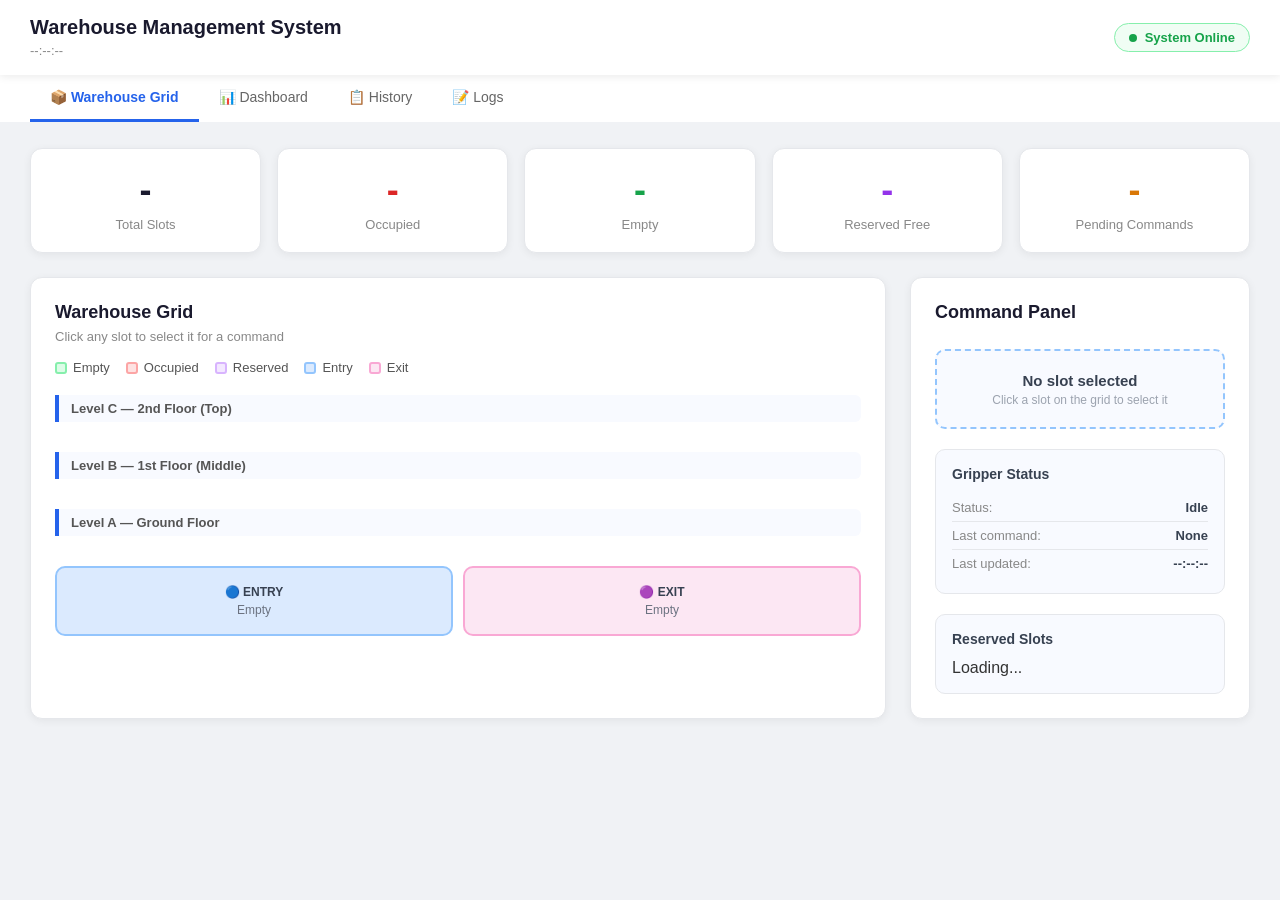
<file: webapp/index.html>
<!DOCTYPE html>
<html lang="en">
<head>
    <meta charset="UTF-8">
    <meta name="viewport" content="width=device-width, initial-scale=1.0">
    <title>Warehouse Management System</title>
    <link rel="stylesheet" href="style.css">
</head>
<body>

    <!-- HEADER -->
    <header>
        <div class="header-left">
            <h1>Warehouse Management System</h1>
            <span id="server-time">--:--:--</span>
        </div>
        <div class="header-right">
            <div class="status-badge">
                <span class="dot"></span> System Online
            </div>
        </div>
    </header>

    <!-- ALARM BANNER -->
    <div id="alarm-banner" style="display:none">
        <div class="alarm-banner-content">
            <span>🚨</span>
            <span id="alarm-banner-text">
                System alarm detected!
            </span>
            <button onclick="resolveAlarms()">
                Resolve All
            </button>
        </div>
    </div>

    <!-- NAVIGATION -->
    <nav>
        <a href="index.html" class="active">📦 Warehouse Grid</a>
        <a href="dashboard.html">📊 Dashboard</a>
        <a href="history.html">📋 History</a>
        <a href="logs.html">📝 Logs</a>
    </nav>

    <!-- MAIN -->
    <main>

        <!-- SUMMARY CARDS -->
        <div class="summary-cards">
            <div class="card">
                <div class="card-number" id="total-slots">-</div>
                <div class="card-label">Total Slots</div>
            </div>
            <div class="card">
                <div class="card-number occupied"
                     id="occupied-slots">-</div>
                <div class="card-label">Occupied</div>
            </div>
            <div class="card">
                <div class="card-number empty"
                     id="empty-slots">-</div>
                <div class="card-label">Empty</div>
            </div>
            <div class="card">
                <div class="card-number reserved"
                     id="reserved-slots">-</div>
                <div class="card-label">Reserved Free</div>
            </div>
            <div class="card">
                <div class="card-number pending"
                     id="pending-commands">-</div>
                <div class="card-label">Pending Commands</div>
            </div>
        </div>

        <div class="content-grid">

            <!-- WAREHOUSE GRID -->
            <div class="section">
                <h2>Warehouse Grid</h2>
                <p class="section-desc">
                    Click any slot to select it for a command
                </p>

                <!-- LEGEND -->
                <div class="legend">
                    <span>
                        <span class="dot-legend empty-dot"></span>
                        Empty
                    </span>
                    <span>
                        <span class="dot-legend occupied-dot"></span>
                        Occupied
                    </span>
                    <span>
                        <span class="dot-legend reserved-dot"></span>
                        Reserved
                    </span>
                    <span>
                        <span class="dot-legend entry-dot"></span>
                        Entry
                    </span>
                    <span>
                        <span class="dot-legend exit-dot"></span>
                        Exit
                    </span>
                </div>

                <!-- LEVEL C -->
                <div class="level-container">
                    <div class="level-label">
                        Level C — 2nd Floor (Top)
                    </div>
                    <div class="grid" id="grid-C"></div>
                </div>

                <!-- LEVEL B -->
                <div class="level-container">
                    <div class="level-label">
                        Level B — 1st Floor (Middle)
                    </div>
                    <div class="grid" id="grid-B"></div>
                </div>

                <!-- LEVEL A -->
                <div class="level-container">
                    <div class="level-label">
                        Level A — Ground Floor
                    </div>
                    <div class="grid" id="grid-A"></div>
                </div>

                <!-- ENTRY AND EXIT -->
                <div class="entry-exit">
                    <div class="special-slot entry-slot">
                        <div class="special-label">🔵 ENTRY</div>
                        <div class="special-item"
                             id="entry-item">Empty</div>
                    </div>
                    <div class="special-slot exit-slot">
                        <div class="special-label">🟣 EXIT</div>
                        <div class="special-item"
                             id="exit-item">Empty</div>
                    </div>
                </div>
            </div>

            <!-- COMMAND PANEL -->
            <div class="section command-panel">
                <h2>Command Panel</h2>

                <!-- SELECTED SLOT -->
                <div class="selected-slot" id="selected-slot">
                    <p>No slot selected</p>
                    <p class="hint">
                        Click a slot on the grid to select it
                    </p>
                </div>

                <!-- COMMAND BUTTONS -->
                <div class="command-buttons"
                     id="command-buttons"
                     style="display:none">

                    <button class="btn btn-retrieve"
                            id="btn-retrieve">
                        📤 Retrieve Item
                    </button>

                    <div class="store-form">
                        <input
                            type="text"
                            id="item-name-input"
                            placeholder="Enter item name..."
                            maxlength="50"
                        />
                        <button class="btn btn-store"
                                id="btn-store">
                            📥 Store Item
                        </button>
                    </div>

                    <button class="btn btn-cancel"
                            id="btn-cancel">
                        Cancel
                    </button>
                </div>

                <!-- RESULT MESSAGE -->
                <div class="result-message"
                     id="result-message"></div>

                <!-- GRIPPER STATUS -->
                <div class="gripper-status">
                    <h3>Gripper Status</h3>
                    <div class="status-row">
                        <span class="status-label">Status:</span>
                        <span class="status-value"
                              id="gripper-status">Idle</span>
                    </div>
                    <div class="status-row">
                        <span class="status-label">
                            Last command:
                        </span>
                        <span class="status-value"
                              id="last-command">None</span>
                    </div>
                    <div class="status-row">
                        <span class="status-label">
                            Last updated:
                        </span>
                        <span class="status-value"
                              id="last-updated">--:--:--</span>
                    </div>
                </div>

                <!-- RESERVED SLOTS -->
                <div class="reserved-status">
                    <h3>Reserved Slots</h3>
                    <div id="reserved-slots-list">
                        Loading...
                    </div>
                </div>

            </div>
        </div>
    </main>

    <script src="script.js"></script>
</body>
</html>
</file>
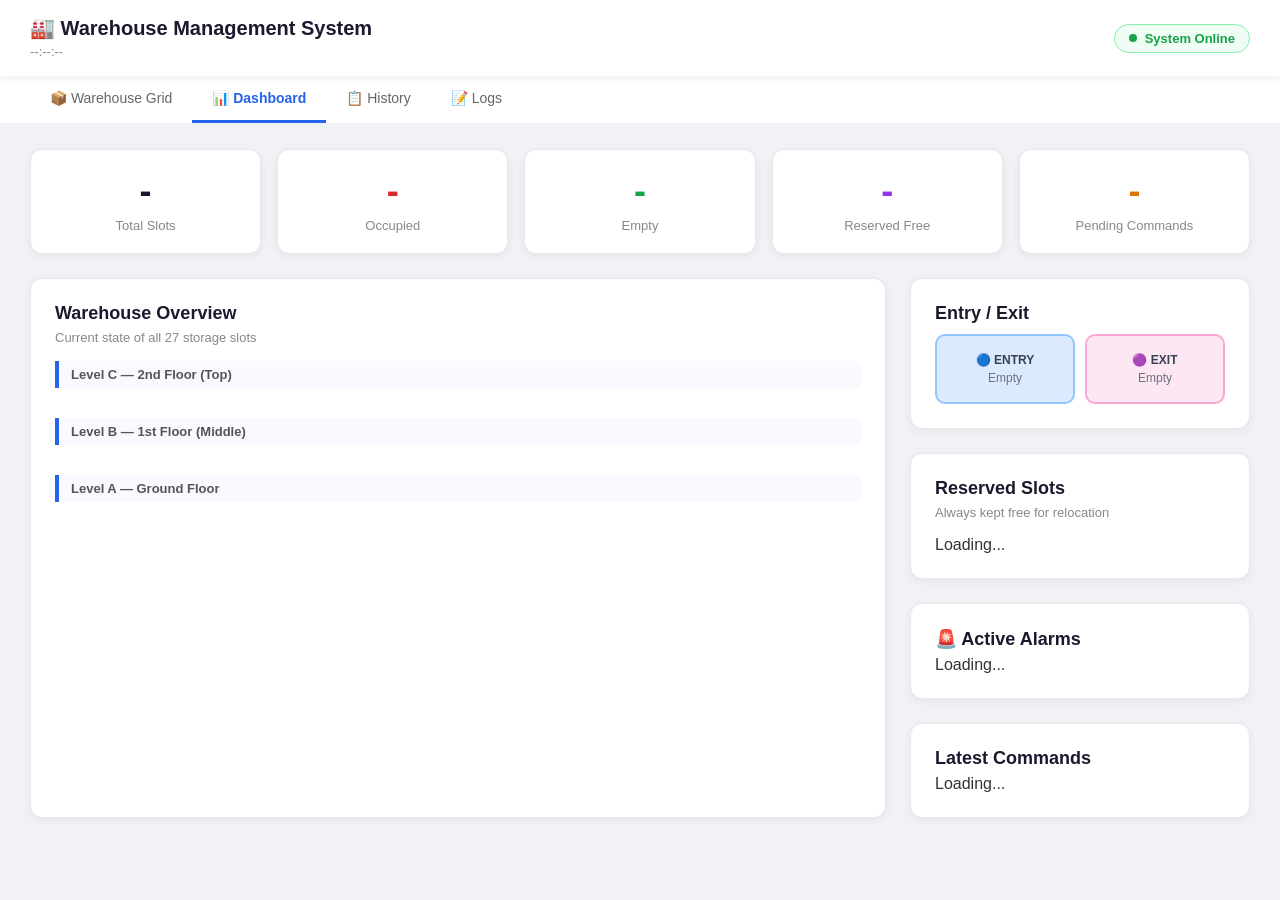
<file: webapp/dashboard.html>
<!DOCTYPE html>
<html lang="en">
<head>
    <meta charset="UTF-8">
    <meta name="viewport" content="width=device-width, initial-scale=1.0">
    <title>Dashboard — Warehouse Management System</title>
    <link rel="stylesheet" href="style.css">
</head>
<body>

    <!-- HEADER -->
    <header>
        <div class="header-left">
            <h1>🏭 Warehouse Management System</h1>
            <span id="server-time">--:--:--</span>
        </div>
        <div class="header-right">
            <div class="status-badge">
                <span class="dot"></span> System Online
            </div>
        </div>
    </header>

    <!-- NAVIGATION -->
    <nav>
        <a href="index.html">📦 Warehouse Grid</a>
        <a href="dashboard.html" class="active">📊 Dashboard</a>
        <a href="history.html">📋 History</a>
        <a href="logs.html">📝 Logs</a>
    </nav>

    <!-- MAIN -->
    <main>

        <!-- SUMMARY CARDS -->
        <div class="summary-cards">
            <div class="card">
                <div class="card-number" id="total-slots">-</div>
                <div class="card-label">Total Slots</div>
            </div>
            <div class="card">
                <div class="card-number occupied" id="occupied-slots">-</div>
                <div class="card-label">Occupied</div>
            </div>
            <div class="card">
                <div class="card-number empty" id="empty-slots">-</div>
                <div class="card-label">Empty</div>
            </div>
            <div class="card">
                <div class="card-number reserved" id="reserved-slots">-</div>
                <div class="card-label">Reserved Free</div>
            </div>
            <div class="card">
                <div class="card-number pending" id="pending-commands">-</div>
                <div class="card-label">Pending Commands</div>
            </div>
        </div>

        <div class="content-grid">

            <!-- WAREHOUSE OVERVIEW -->
            <div class="section">
                <h2>Warehouse Overview</h2>
                <p class="section-desc">Current state of all 27 storage slots</p>

                <!-- LEVEL C -->
                <div class="level-container">
                    <div class="level-label">Level C — 2nd Floor (Top)</div>
                    <div class="dash-grid" id="dash-grid-C"></div>
                </div>

                <!-- LEVEL B -->
                <div class="level-container">
                    <div class="level-label">Level B — 1st Floor (Middle)</div>
                    <div class="dash-grid" id="dash-grid-B"></div>
                </div>

                <!-- LEVEL A -->
                <div class="level-container">
                    <div class="level-label">Level A — Ground Floor</div>
                    <div class="dash-grid" id="dash-grid-A"></div>
                </div>
            </div>

            <!-- RIGHT COLUMN -->
            <div style="display:flex; flex-direction:column; gap:24px;">

                <!-- ENTRY AND EXIT -->
                <div class="section">
                    <h2>Entry / Exit</h2>
                    <div class="entry-exit">
                        <div class="special-slot entry-slot">
                            <div class="special-label">🔵 ENTRY</div>
                            <div class="special-item" id="entry-item">Empty</div>
                        </div>
                        <div class="special-slot exit-slot">
                            <div class="special-label">🟣 EXIT</div>
                            <div class="special-item" id="exit-item">Empty</div>
                        </div>
                    </div>
                </div>

                <!-- RESERVED SLOTS -->
                <div class="section">
                    <h2>Reserved Slots</h2>
                    <p class="section-desc">Always kept free for relocation</p>
                    <div id="reserved-list">Loading...</div>
                </div>

                <!-- ACTIVE ALARMS -->
                <div class="section">
                    <h2>🚨 Active Alarms</h2>
                    <div id="alarms-list">Loading...</div>
                </div>

                <!-- LATEST COMMANDS -->
                <div class="section">
                    <h2>Latest Commands</h2>
                    <div id="latest-commands">Loading...</div>
                </div>

            </div>
        </div>
    </main>

    <script>
        const API = 'http://localhost:5000'

        async function fetchData(url) {
            try {
                const res = await fetch(url)
                return await res.json()
            } catch (err) {
                return null
            }
        }

        async function updateSummary() {
            const data = await fetchData(`${API}/api/summary`)
            if (!data) return
            document.getElementById('total-slots').textContent    = data.total_slots
            document.getElementById('occupied-slots').textContent = data.occupied_slots
            document.getElementById('empty-slots').textContent    = data.empty_slots
            document.getElementById('reserved-slots').textContent = data.reserved_available
            document.getElementById('pending-commands').textContent = data.pending_commands
            document.getElementById('server-time').textContent    = data.server_time
            document.getElementById('entry-item').textContent     = data.entry_slot?.item_name || 'Empty'
            document.getElementById('exit-item').textContent      = data.exit_slot?.item_name  || 'Empty'
        }

        async function updateGrid() {
            const slots = await fetchData(`${API}/api/slots/warehouse`)
            if (!slots) return

            const levels = { A: [], B: [], C: [] }
            slots.forEach(s => {
                if (levels[s.level]) levels[s.level].push(s)
            })

            Object.keys(levels).forEach(level => {
                const grid = document.getElementById(`dash-grid-${level}`)
                if (!grid) return
                grid.innerHTML = ''
                const sorted = levels[level].sort((a,b) =>
                    a.row_num - b.row_num || a.col_num - b.col_num)
                sorted.forEach(slot => {
                    const div = document.createElement('div')
                    div.className = `dash-slot ${slot.status}`
                    div.innerHTML = `
                        <div class="slot-name">
                            ${slot.level}(${slot.row_num},${slot.col_num})
                        </div>
                        <div class="slot-item">
                            ${slot.item_name || '—'}
                        </div>
                    `
                    grid.appendChild(div)
                })
            })
        }

        async function updateReserved() {
            const slots = await fetchData(`${API}/api/slots/reserved`)
            if (!slots) return
            document.getElementById('reserved-list').innerHTML =
                slots.map(s => `
                    <div class="reserved-row">
                        <span class="reserved-name">Reserved ${s.row_num}</span>
                        <span class="reserved-badge ${s.status === 'empty' ? 'badge-empty' : 'badge-occupied'}">
                            ${s.status === 'empty' ? '✅ Free' : '🔴 In use'}
                        </span>
                    </div>
                `).join('')
        }

        async function updateAlarms() {
            const alarms = await fetchData(`${API}/api/alarms/active`)
            if (!alarms) return
            const el = document.getElementById('alarms-list')
            if (alarms.length === 0) {
                el.innerHTML = '<p style="color:#16a34a; font-size:13px;">No active alarms ✅</p>'
            } else {
                el.innerHTML = alarms.map(a => `
                    <div class="reserved-row">
                        <span class="reserved-name">${a.alarm_type}</span>
                        <span class="reserved-badge badge-occupied">${a.severity}</span>
                    </div>
                `).join('')
            }
        }

        async function updateLatestCommands() {
            const commands = await fetchData(`${API}/api/commands`)
            if (!commands) return
            const latest = commands.slice(0, 5)
            document.getElementById('latest-commands').innerHTML =
                latest.map(c => `
                    <div class="reserved-row">
                        <span class="reserved-name">
                            ${c.command_type?.toUpperCase()}
                            ${c.target_level}(${c.target_row},${c.target_col})
                            ${c.item_name ? '— ' + c.item_name : ''}
                        </span>
                        <span class="reserved-badge
                            ${c.status === 'completed' ? 'badge-empty' :
                              c.status === 'rejected'  ? 'badge-occupied' :
                              'badge-pending'}">
                            ${c.status}
                        </span>
                    </div>
                `).join('')
        }

        async function refreshAll() {
            await updateSummary()
            await updateGrid()
            await updateReserved()
            await updateAlarms()
            await updateLatestCommands()
        }

        refreshAll()
        setInterval(refreshAll, 3000)
    </script>

    <style>
        .dash-grid {
            display: grid;
            grid-template-columns: repeat(3, 1fr);
            gap: 8px;
            margin-bottom: 10px;
        }

        .dash-slot {
            border-radius: 8px;
            padding: 10px 8px;
            text-align: center;
            min-height: 60px;
            display: flex;
            flex-direction: column;
            justify-content: center;
            gap: 3px;
        }

        .dash-slot.empty {
            background: #dcfce7;
            border: 1px solid #86efac;
        }

        .dash-slot.occupied {
            background: #fee2e2;
            border: 1px solid #fca5a5;
        }

        .badge-pending {
            background: #fef9c3;
            color: #854d0e;
            padding: 2px 8px;
            border-radius: 10px;
            font-size: 11px;
            font-weight: 600;
        }
    </style>
</body>
</html>
</file>
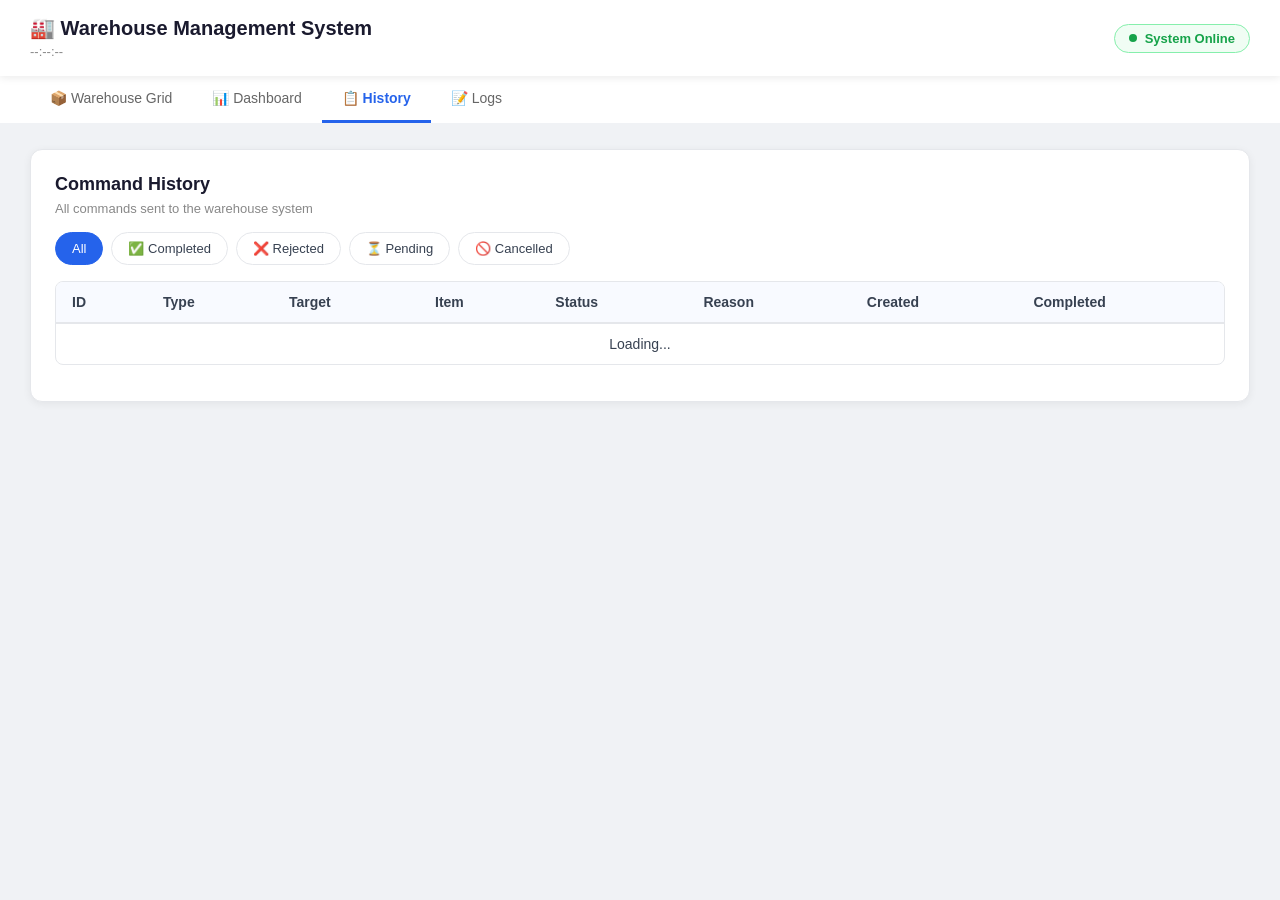
<file: webapp/history.html>
<!DOCTYPE html>
<html lang="en">
<head>
    <meta charset="UTF-8">
    <meta name="viewport" content="width=device-width, initial-scale=1.0">
    <title>History — Warehouse Management System</title>
    <link rel="stylesheet" href="style.css">
</head>
<body>

    <!-- HEADER -->
    <header>
        <div class="header-left">
            <h1>🏭 Warehouse Management System</h1>
            <span id="server-time">--:--:--</span>
        </div>
        <div class="header-right">
            <div class="status-badge">
                <span class="dot"></span> System Online
            </div>
        </div>
    </header>

    <!-- NAVIGATION -->
    <nav>
        <a href="index.html">📦 Warehouse Grid</a>
        <a href="dashboard.html">📊 Dashboard</a>
        <a href="history.html" class="active">📋 History</a>
        <a href="logs.html">📝 Logs</a>
    </nav>

    <!-- MAIN -->
    <main>

        <div class="section">
            <h2>Command History</h2>
            <p class="section-desc">All commands sent to the warehouse system</p>

            <!-- FILTER BUTTONS -->
            <div class="filter-buttons">
                <button class="filter-btn active" onclick="filterCommands('all')">All</button>
                <button class="filter-btn" onclick="filterCommands('completed')">✅ Completed</button>
                <button class="filter-btn" onclick="filterCommands('rejected')">❌ Rejected</button>
                <button class="filter-btn" onclick="filterCommands('pending')">⏳ Pending</button>
                <button class="filter-btn" onclick="filterCommands('cancelled')">🚫 Cancelled</button>
            </div>

            <!-- TABLE -->
            <div class="table-container">
                <table class="data-table">
                    <thead>
                        <tr>
                            <th>ID</th>
                            <th>Type</th>
                            <th>Target</th>
                            <th>Item</th>
                            <th>Status</th>
                            <th>Reason</th>
                            <th>Created</th>
                            <th>Completed</th>
                        </tr>
                    </thead>
                    <tbody id="commands-tbody">
                        <tr>
                            <td colspan="8" style="text-align:center">
                                Loading...
                            </td>
                        </tr>
                    </tbody>
                </table>
            </div>

            <p class="table-count" id="table-count"></p>
        </div>

    </main>

    <script>
        const API = 'http://localhost:5000'
        let allCommands = []
        let currentFilter = 'all'

        async function loadCommands() {
            try {
                const res = await fetch(`${API}/api/commands`)
                allCommands = await res.json()
                renderCommands()
                document.getElementById('server-time').textContent =
                    new Date().toLocaleTimeString()
            } catch (err) {
                console.error(err)
            }
        }

        function filterCommands(filter) {
            currentFilter = filter
            document.querySelectorAll('.filter-btn').forEach(btn => {
                btn.classList.remove('active')
            })
            event.target.classList.add('active')
            renderCommands()
        }

        function getStatusBadge(status) {
            const map = {
                'completed' : '<span class="table-badge badge-completed">✅ Completed</span>',
                'rejected'  : '<span class="table-badge badge-rejected">❌ Rejected</span>',
                'pending'   : '<span class="table-badge badge-pending-t">⏳ Pending</span>',
                'approved'  : '<span class="table-badge badge-approved">👍 Approved</span>',
                'cancelled' : '<span class="table-badge badge-cancelled">🚫 Cancelled</span>',
                'failed'    : '<span class="table-badge badge-rejected">💥 Failed</span>'
            }
            return map[status] || status
        }

        function formatDate(dateStr) {
            if (!dateStr) return '—'
            const d = new Date(dateStr)
            return d.toLocaleDateString() + ' ' +
                   d.toLocaleTimeString()
        }

        function renderCommands() {
            const filtered = currentFilter === 'all'
                ? allCommands
                : allCommands.filter(c => c.status === currentFilter)

            const tbody = document.getElementById('commands-tbody')
            const count = document.getElementById('table-count')

            if (filtered.length === 0) {
                tbody.innerHTML = `
                    <tr>
                        <td colspan="8" style="text-align:center; color:#888">
                            No commands found
                        </td>
                    </tr>`
                count.textContent = ''
                return
            }

            tbody.innerHTML = filtered.map(c => `
                <tr>
                    <td>#${c.id}</td>
                    <td>
                        <span class="type-badge ${c.command_type}">
                            ${c.command_type === 'store' ? '📥' : '📤'}
                            ${c.command_type?.toUpperCase()}
                        </span>
                    </td>
                    <td>
                        <strong>
                            ${c.target_level}(${c.target_row},${c.target_col})
                        </strong>
                    </td>
                    <td>${c.item_name || '—'}</td>
                    <td>${getStatusBadge(c.status)}</td>
                    <td style="color:#dc2626; font-size:12px">
                        ${c.reject_reason || '—'}
                    </td>
                    <td style="font-size:12px">${formatDate(c.created_at)}</td>
                    <td style="font-size:12px">${formatDate(c.completed_at)}</td>
                </tr>
            `).join('')

            count.textContent = `Showing ${filtered.length} of ${allCommands.length} commands`
        }

        loadCommands()
        setInterval(loadCommands, 3000)
    </script>

    <style>
        .filter-buttons {
            display: flex;
            gap: 8px;
            margin-bottom: 16px;
            flex-wrap: wrap;
        }

        .filter-btn {
            padding: 8px 16px;
            border: 1px solid #e5e7eb;
            border-radius: 20px;
            background: white;
            cursor: pointer;
            font-size: 13px;
            font-weight: 500;
            color: #374151;
            transition: all 0.2s;
        }

        .filter-btn:hover { background: #f8faff; }

        .filter-btn.active {
            background: #2563eb;
            color: white;
            border-color: #2563eb;
        }

        .table-container {
            overflow-x: auto;
            border-radius: 8px;
            border: 1px solid #e5e7eb;
        }

        .data-table {
            width: 100%;
            border-collapse: collapse;
            font-size: 14px;
        }

        .data-table th {
            background: #f8faff;
            padding: 12px 16px;
            text-align: left;
            font-weight: 600;
            color: #374151;
            border-bottom: 2px solid #e5e7eb;
        }

        .data-table td {
            padding: 12px 16px;
            border-bottom: 1px solid #f0f2f5;
            color: #374151;
        }

        .data-table tr:hover { background: #f8faff; }

        .data-table tr:last-child td { border-bottom: none; }

        .table-badge {
            padding: 3px 10px;
            border-radius: 10px;
            font-size: 12px;
            font-weight: 600;
        }

        .badge-completed  { background: #dcfce7; color: #16a34a; }
        .badge-rejected   { background: #fee2e2; color: #dc2626; }
        .badge-pending-t  { background: #fef9c3; color: #854d0e; }
        .badge-approved   { background: #dbeafe; color: #2563eb; }
        .badge-cancelled  { background: #f3f4f6; color: #6b7280; }

        .type-badge {
            padding: 3px 10px;
            border-radius: 10px;
            font-size: 12px;
            font-weight: 600;
        }

        .type-badge.store    { background: #dcfce7; color: #16a34a; }
        .type-badge.retrieve { background: #dbeafe; color: #2563eb; }

        .table-count {
            margin-top: 12px;
            font-size: 13px;
            color: #888;
            text-align: right;
        }
    </style>
</body>
</html>
</file>
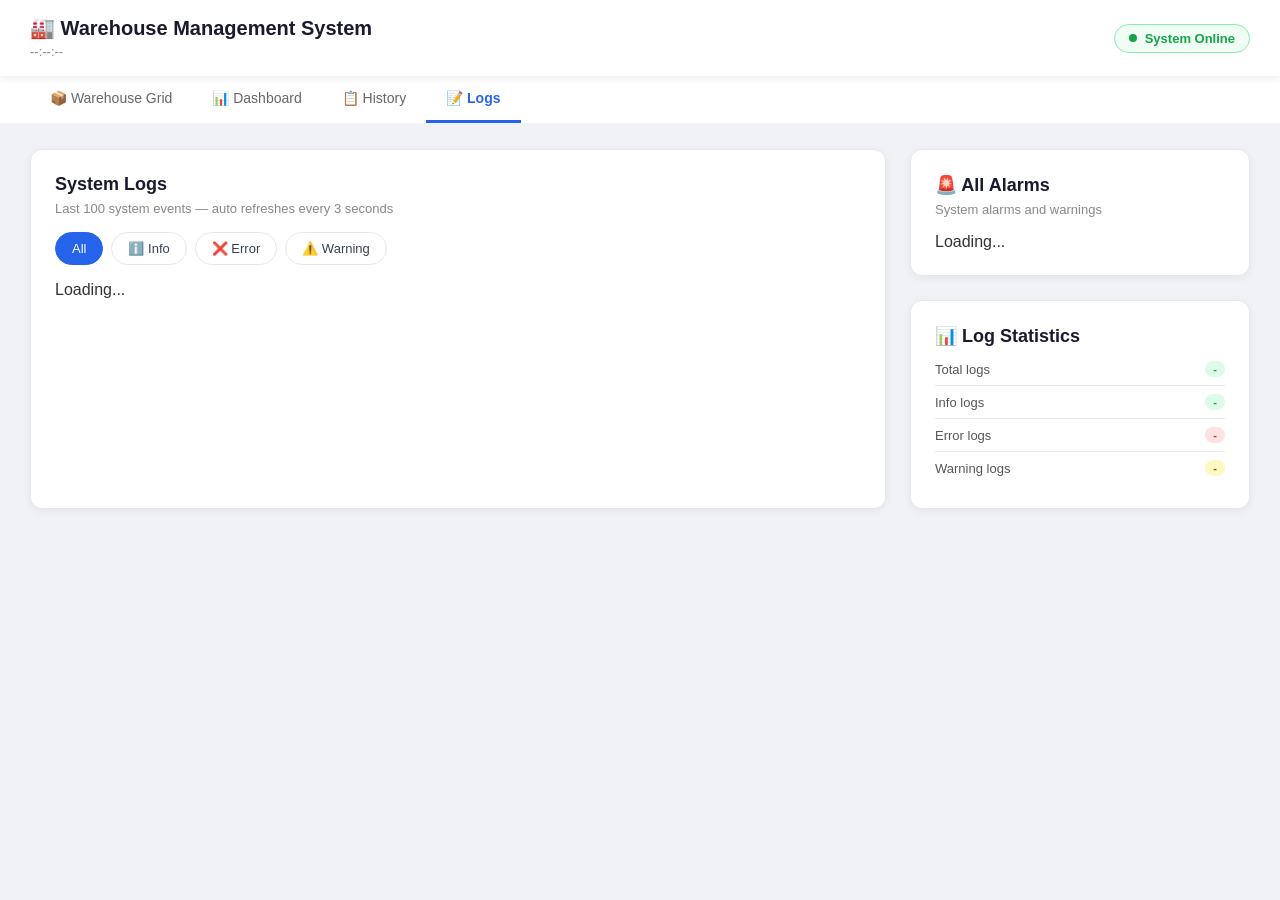
<file: webapp/logs.html>
<!DOCTYPE html>
<html lang="en">
<head>
    <meta charset="UTF-8">
    <meta name="viewport" content="width=device-width, initial-scale=1.0">
    <title>Logs — Warehouse Management System</title>
    <link rel="stylesheet" href="style.css">
</head>
<body>

    <!-- HEADER -->
    <header>
        <div class="header-left">
            <h1>🏭 Warehouse Management System</h1>
            <span id="server-time">--:--:--</span>
        </div>
        <div class="header-right">
            <div class="status-badge">
                <span class="dot"></span> System Online
            </div>
        </div>
    </header>

    <!-- NAVIGATION -->
    <nav>
        <a href="index.html">📦 Warehouse Grid</a>
        <a href="dashboard.html">📊 Dashboard</a>
        <a href="history.html">📋 History</a>
        <a href="logs.html" class="active">📝 Logs</a>
    </nav>

    <!-- MAIN -->
    <main>

        <div class="content-grid">

            <!-- SYSTEM LOGS -->
            <div class="section">
                <h2>System Logs</h2>
                <p class="section-desc">
                    Last 100 system events — auto refreshes every 3 seconds
                </p>

                <!-- FILTER -->
                <div class="filter-buttons">
                    <button class="filter-btn active"
                        onclick="filterLogs('all')">All</button>
                    <button class="filter-btn"
                        onclick="filterLogs('INFO')">ℹ️ Info</button>
                    <button class="filter-btn"
                        onclick="filterLogs('ERROR')">❌ Error</button>
                    <button class="filter-btn"
                        onclick="filterLogs('WARNING')">⚠️ Warning</button>
                </div>

                <!-- LOG LIST -->
                <div class="log-container" id="log-list">
                    Loading...
                </div>
            </div>

            <!-- RIGHT COLUMN -->
            <div style="display:flex; flex-direction:column; gap:24px;">

                <!-- ALARMS -->
                <div class="section">
                    <h2>🚨 All Alarms</h2>
                    <p class="section-desc">System alarms and warnings</p>
                    <div id="alarms-list">Loading...</div>
                </div>

                <!-- STATS -->
                <div class="section">
                    <h2>📊 Log Statistics</h2>
                    <div class="reserved-row">
                        <span class="reserved-name">Total logs</span>
                        <span id="stat-total" class="reserved-badge badge-empty">-</span>
                    </div>
                    <div class="reserved-row">
                        <span class="reserved-name">Info logs</span>
                        <span id="stat-info" class="reserved-badge badge-empty">-</span>
                    </div>
                    <div class="reserved-row">
                        <span class="reserved-name">Error logs</span>
                        <span id="stat-error" class="reserved-badge badge-occupied">-</span>
                    </div>
                    <div class="reserved-row">
                        <span class="reserved-name">Warning logs</span>
                        <span id="stat-warning" class="reserved-badge badge-pending">-</span>
                    </div>
                </div>

            </div>
        </div>
    </main>

    <script>
        const API = 'http://localhost:5000'
        let allLogs    = []
        let currentFilter = 'all'

        async function fetchData(url) {
            try {
                const res = await fetch(url)
                return await res.json()
            } catch (err) {
                return null
            }
        }

        async function loadLogs() {
            const logs = await fetchData(`${API}/api/logs`)
            if (!logs) return
            allLogs = logs
            renderLogs()
            updateStats()
            document.getElementById('server-time').textContent =
                new Date().toLocaleTimeString()
        }

        async function loadAlarms() {
            const alarms = await fetchData(`${API}/api/alarms`)
            if (!alarms) return
            const el = document.getElementById('alarms-list')

            if (alarms.length === 0) {
                el.innerHTML = `
                    <p style="color:#16a34a; font-size:13px">
                        No alarms recorded ✅
                    </p>`
                return
            }

            el.innerHTML = alarms.map(a => `
                <div class="reserved-row">
                    <div>
                        <div style="font-size:13px; font-weight:600">
                            ${a.alarm_type}
                        </div>
                        <div style="font-size:11px; color:#888">
                            ${formatDate(a.created_at)}
                        </div>
                    </div>
                    <span class="reserved-badge
                        ${a.resolved ? 'badge-empty' : 'badge-occupied'}">
                        ${a.resolved ? '✅ Resolved' : '🔴 Active'}
                    </span>
                </div>
            `).join('')
        }

        function filterLogs(filter) {
            currentFilter = filter
            document.querySelectorAll('.filter-btn').forEach(btn => {
                btn.classList.remove('active')
            })
            event.target.classList.add('active')
            renderLogs()
        }

        function getLogIcon(level) {
            const map = {
                'INFO'   : 'ℹ️',
                'ERROR'  : '❌',
                'WARNING': '⚠️'
            }
            return map[level] || '📝'
        }

        function getLogClass(level) {
            const map = {
                'INFO'   : 'log-info',
                'ERROR'  : 'log-error',
                'WARNING': 'log-warning'
            }
            return map[level] || 'log-info'
        }

        function formatDate(dateStr) {
            if (!dateStr) return '—'
            const d = new Date(dateStr)
            return d.toLocaleDateString() + ' ' +
                   d.toLocaleTimeString()
        }

        function renderLogs() {
            const filtered = currentFilter === 'all'
                ? allLogs
                : allLogs.filter(l => l.level === currentFilter)

            const el = document.getElementById('log-list')

            if (filtered.length === 0) {
                el.innerHTML = `
                    <p style="color:#888; text-align:center; padding:20px">
                        No logs found
                    </p>`
                return
            }

            el.innerHTML = filtered.map(log => `
                <div class="log-entry ${getLogClass(log.level)}">
                    <div class="log-header">
                        <span class="log-icon">
                            ${getLogIcon(log.level)}
                        </span>
                        <span class="log-level">${log.level}</span>
                        <span class="log-command">
                            ${log.command_id
                                ? 'Command #' + log.command_id
                                : 'System'}
                        </span>
                        <span class="log-time">
                            ${formatDate(log.created_at)}
                        </span>
                    </div>
                    <div class="log-message">${log.message}</div>
                </div>
            `).join('')
        }

        function updateStats() {
            const total   = allLogs.length
            const info    = allLogs.filter(l => l.level === 'INFO').length
            const error   = allLogs.filter(l => l.level === 'ERROR').length
            const warning = allLogs.filter(l => l.level === 'WARNING').length

            document.getElementById('stat-total').textContent   = total
            document.getElementById('stat-info').textContent    = info
            document.getElementById('stat-error').textContent   = error
            document.getElementById('stat-warning').textContent = warning
        }

        async function refreshAll() {
            await loadLogs()
            await loadAlarms()
        }

        refreshAll()
        setInterval(refreshAll, 3000)
    </script>

    <style>
        .filter-buttons {
            display: flex;
            gap: 8px;
            margin-bottom: 16px;
            flex-wrap: wrap;
        }

        .filter-btn {
            padding: 8px 16px;
            border: 1px solid #e5e7eb;
            border-radius: 20px;
            background: white;
            cursor: pointer;
            font-size: 13px;
            font-weight: 500;
            color: #374151;
            transition: all 0.2s;
        }

        .filter-btn:hover  { background: #f8faff; }
        .filter-btn.active {
            background: #2563eb;
            color: white;
            border-color: #2563eb;
        }

        .log-container {
            display: flex;
            flex-direction: column;
            gap: 8px;
            max-height: 600px;
            overflow-y: auto;
        }

        .log-entry {
            border-radius: 8px;
            padding: 12px;
            border-left: 4px solid transparent;
        }

        .log-info    {
            background: #f0fdf4;
            border-left-color: #16a34a;
        }

        .log-error   {
            background: #fff5f5;
            border-left-color: #dc2626;
        }

        .log-warning {
            background: #fffbeb;
            border-left-color: #d97706;
        }

        .log-header {
            display: flex;
            align-items: center;
            gap: 8px;
            margin-bottom: 4px;
            flex-wrap: wrap;
        }

        .log-icon  { font-size: 14px; }

        .log-level {
            font-size: 11px;
            font-weight: 700;
            text-transform: uppercase;
            color: #374151;
        }

        .log-command {
            font-size: 11px;
            color: #2563eb;
            font-weight: 600;
        }

        .log-time {
            font-size: 11px;
            color: #9ca3af;
            margin-left: auto;
        }

        .log-message {
            font-size: 13px;
            color: #374151;
        }

        .badge-pending {
            background: #fef9c3;
            color: #854d0e;
            padding: 2px 8px;
            border-radius: 10px;
            font-size: 11px;
            font-weight: 600;
        }
    </style>
</body>
</html>
</file>
<file: webapp/style.css>
/* ─────────────────────────────────────
   RESET AND BASE
───────────────────────────────────── */
* {
    margin: 0;
    padding: 0;
    box-sizing: border-box;
}

body {
    font-family: 'Segoe UI', Arial, sans-serif;
    background: #f0f2f5;
    color: #333;
    min-height: 100vh;
}

/* ─────────────────────────────────────
   ALARM BANNER
───────────────────────────────────── */
#alarm-banner {
    background: #dc2626;
    color: white;
    padding: 12px 30px;
    animation: flash 1s infinite;
}

.alarm-banner-content {
    display: flex;
    align-items: center;
    gap: 12px;
    max-width: 1400px;
    margin: 0 auto;
    font-weight: 600;
    font-size: 14px;
}

.alarm-banner-content button {
    margin-left: auto;
    background: white;
    color: #dc2626;
    border: none;
    padding: 6px 16px;
    border-radius: 20px;
    cursor: pointer;
    font-weight: 600;
    font-size: 13px;
}

.alarm-banner-content button:hover {
    background: #fee2e2;
}

@keyframes flash {
    0%, 100% { opacity: 1; }
    50%       { opacity: 0.85; }
}

/* ─────────────────────────────────────
   HEADER
───────────────────────────────────── */
header {
    background: white;
    padding: 16px 30px;
    display: flex;
    justify-content: space-between;
    align-items: center;
    box-shadow: 0 2px 8px rgba(0,0,0,0.08);
    position: sticky;
    top: 0;
    z-index: 100;
}

header h1 {
    font-size: 20px;
    color: #1a1a2e;
    margin-bottom: 2px;
}

header span {
    font-size: 13px;
    color: #888;
}

.status-badge {
    display: flex;
    align-items: center;
    gap: 8px;
    background: #f0fdf4;
    border: 1px solid #86efac;
    color: #16a34a;
    padding: 6px 14px;
    border-radius: 20px;
    font-size: 13px;
    font-weight: 600;
}

.dot {
    width: 8px;
    height: 8px;
    border-radius: 50%;
    background: #16a34a;
    animation: pulse 1.5s infinite;
}

@keyframes pulse {
    0%, 100% { opacity: 1; }
    50%       { opacity: 0.3; }
}

/* ─────────────────────────────────────
   NAVIGATION
───────────────────────────────────── */
nav {
    background: white;
    padding: 0 30px;
    display: flex;
    border-bottom: 2px solid #f0f2f5;
}

nav a {
    text-decoration: none;
    color: #666;
    padding: 14px 20px;
    font-size: 14px;
    font-weight: 500;
    border-bottom: 3px solid transparent;
    transition: all 0.2s;
}

nav a:hover {
    color: #2563eb;
    background: #f8faff;
}

nav a.active {
    color: #2563eb;
    border-bottom: 3px solid #2563eb;
    font-weight: 600;
}

/* ─────────────────────────────────────
   MAIN
───────────────────────────────────── */
main {
    padding: 24px 30px;
    max-width: 1400px;
    margin: 0 auto;
}

/* ─────────────────────────────────────
   SUMMARY CARDS
───────────────────────────────────── */
.summary-cards {
    display: grid;
    grid-template-columns: repeat(5, 1fr);
    gap: 16px;
    margin-bottom: 24px;
}

.card {
    background: white;
    border-radius: 12px;
    padding: 20px;
    text-align: center;
    box-shadow: 0 2px 8px rgba(0,0,0,0.06);
    border: 1px solid #e5e7eb;
}

.card-number {
    font-size: 36px;
    font-weight: 700;
    color: #1a1a2e;
    margin-bottom: 6px;
}

.card-number.occupied { color: #dc2626; }
.card-number.empty    { color: #16a34a; }
.card-number.reserved { color: #9333ea; }
.card-number.pending  { color: #d97706; }

.card-label {
    font-size: 13px;
    color: #888;
    font-weight: 500;
}

/* ─────────────────────────────────────
   CONTENT GRID
───────────────────────────────────── */
.content-grid {
    display: grid;
    grid-template-columns: 1fr 340px;
    gap: 24px;
}

.section {
    background: white;
    border-radius: 12px;
    padding: 24px;
    box-shadow: 0 2px 8px rgba(0,0,0,0.06);
    border: 1px solid #e5e7eb;
}

.section h2 {
    font-size: 18px;
    color: #1a1a2e;
    margin-bottom: 6px;
}

.section-desc {
    font-size: 13px;
    color: #888;
    margin-bottom: 16px;
}

/* ─────────────────────────────────────
   LEGEND
───────────────────────────────────── */
.legend {
    display: flex;
    gap: 16px;
    margin-bottom: 20px;
    flex-wrap: wrap;
}

.legend span {
    display: flex;
    align-items: center;
    gap: 6px;
    font-size: 13px;
    color: #555;
}

.dot-legend {
    width: 12px;
    height: 12px;
    border-radius: 3px;
}

.empty-dot    { background: #dcfce7; border: 2px solid #86efac; }
.occupied-dot { background: #fee2e2; border: 2px solid #fca5a5; }
.reserved-dot { background: #f3e8ff; border: 2px solid #d8b4fe; }
.entry-dot    { background: #dbeafe; border: 2px solid #93c5fd; }
.exit-dot     { background: #fce7f3; border: 2px solid #f9a8d4; }

/* ─────────────────────────────────────
   WAREHOUSE GRID
───────────────────────────────────── */
.level-container { margin-bottom: 20px; }

.level-label {
    font-size: 13px;
    font-weight: 600;
    color: #555;
    margin-bottom: 10px;
    padding: 6px 12px;
    background: #f8faff;
    border-left: 4px solid #2563eb;
    border-radius: 0 6px 6px 0;
}

.grid {
    display: grid;
    grid-template-columns: repeat(3, 1fr);
    gap: 10px;
}

.slot {
    border-radius: 10px;
    padding: 14px 10px;
    text-align: center;
    cursor: pointer;
    transition: all 0.2s;
    border: 2px solid transparent;
    min-height: 80px;
    display: flex;
    flex-direction: column;
    justify-content: center;
    align-items: center;
    gap: 4px;
}

.slot:hover {
    transform: translateY(-2px);
    box-shadow: 0 4px 12px rgba(0,0,0,0.1);
}

.slot.selected {
    border: 2px solid #2563eb !important;
    box-shadow: 0 0 0 3px rgba(37,99,235,0.2) !important;
}

.slot.empty    {
    background: #dcfce7;
    border-color: #86efac;
}

.slot.occupied {
    background: #fee2e2;
    border-color: #fca5a5;
}

.slot.temporary {
    background: #fef9c3;
    border-color: #fde047;
}

.slot-name {
    font-size: 12px;
    font-weight: 700;
    color: #374151;
}

.slot-item {
    font-size: 11px;
    color: #6b7280;
    word-break: break-word;
}

.slot-status {
    font-size: 10px;
    font-weight: 600;
    text-transform: uppercase;
    color: #9ca3af;
}

/* ─────────────────────────────────────
   ENTRY AND EXIT
───────────────────────────────────── */
.entry-exit {
    display: grid;
    grid-template-columns: 1fr 1fr;
    gap: 10px;
    margin-top: 10px;
}

.special-slot {
    border-radius: 10px;
    padding: 14px;
    text-align: center;
    min-height: 70px;
    display: flex;
    flex-direction: column;
    justify-content: center;
    gap: 4px;
}

.entry-slot {
    background: #dbeafe;
    border: 2px solid #93c5fd;
}

.exit-slot {
    background: #fce7f3;
    border: 2px solid #f9a8d4;
}

.special-label {
    font-size: 12px;
    font-weight: 700;
    color: #374151;
}

.special-item {
    font-size: 12px;
    color: #6b7280;
}

/* ─────────────────────────────────────
   COMMAND PANEL
───────────────────────────────────── */
.command-panel {
    display: flex;
    flex-direction: column;
    gap: 20px;
}

.selected-slot {
    background: #f8faff;
    border: 2px dashed #93c5fd;
    border-radius: 10px;
    padding: 20px;
    text-align: center;
    min-height: 80px;
    display: flex;
    flex-direction: column;
    justify-content: center;
}

.selected-slot p {
    font-size: 15px;
    font-weight: 600;
    color: #374151;
}

.selected-slot .hint {
    font-size: 12px;
    color: #9ca3af;
    font-weight: 400;
    margin-top: 4px;
}

.command-buttons {
    display: flex;
    flex-direction: column;
    gap: 10px;
}

.btn {
    width: 100%;
    padding: 12px;
    border: none;
    border-radius: 8px;
    font-size: 14px;
    font-weight: 600;
    cursor: pointer;
    transition: all 0.2s;
}

.btn:hover  { opacity: 0.9; transform: translateY(-1px); }
.btn:active { transform: translateY(0); }

.btn-retrieve { background: #2563eb; color: white; }
.btn-store    { background: #16a34a; color: white; }

.btn-cancel {
    background: #f3f4f6;
    color: #374151;
    border: 1px solid #e5e7eb;
}

.store-form {
    display: flex;
    flex-direction: column;
    gap: 8px;
}

.store-form input {
    width: 100%;
    padding: 10px 12px;
    border: 1px solid #e5e7eb;
    border-radius: 8px;
    font-size: 14px;
    outline: none;
    transition: border 0.2s;
}

.store-form input:focus {
    border-color: #2563eb;
    box-shadow: 0 0 0 3px rgba(37,99,235,0.1);
}

/* ─────────────────────────────────────
   RESULT MESSAGE
───────────────────────────────────── */
.result-message {
    padding: 12px;
    border-radius: 8px;
    font-size: 13px;
    font-weight: 500;
    display: none;
    text-align: center;
}

.result-message.success {
    background: #dcfce7;
    color: #16a34a;
    border: 1px solid #86efac;
    display: block;
}

.result-message.error {
    background: #fee2e2;
    color: #dc2626;
    border: 1px solid #fca5a5;
    display: block;
}

/* ─────────────────────────────────────
   GRIPPER AND RESERVED STATUS
───────────────────────────────────── */
.gripper-status,
.reserved-status {
    background: #f8faff;
    border-radius: 10px;
    padding: 16px;
    border: 1px solid #e5e7eb;
}

.gripper-status h3,
.reserved-status h3 {
    font-size: 14px;
    color: #374151;
    margin-bottom: 12px;
    font-weight: 600;
}

.status-row {
    display: flex;
    justify-content: space-between;
    padding: 6px 0;
    border-bottom: 1px solid #e5e7eb;
    font-size: 13px;
}

.status-row:last-child { border-bottom: none; }
.status-label { color: #888; }
.status-value { font-weight: 600; color: #374151; }

/* ─────────────────────────────────────
   RESERVED ROWS
───────────────────────────────────── */
.reserved-row {
    display: flex;
    justify-content: space-between;
    align-items: center;
    padding: 8px 0;
    border-bottom: 1px solid #e5e7eb;
    font-size: 13px;
}

.reserved-row:last-child { border-bottom: none; }
.reserved-name { color: #555; }

.reserved-badge {
    padding: 2px 8px;
    border-radius: 10px;
    font-size: 11px;
    font-weight: 600;
}

.badge-empty    { background: #dcfce7; color: #16a34a; }
.badge-occupied { background: #fee2e2; color: #dc2626; }
</file>
